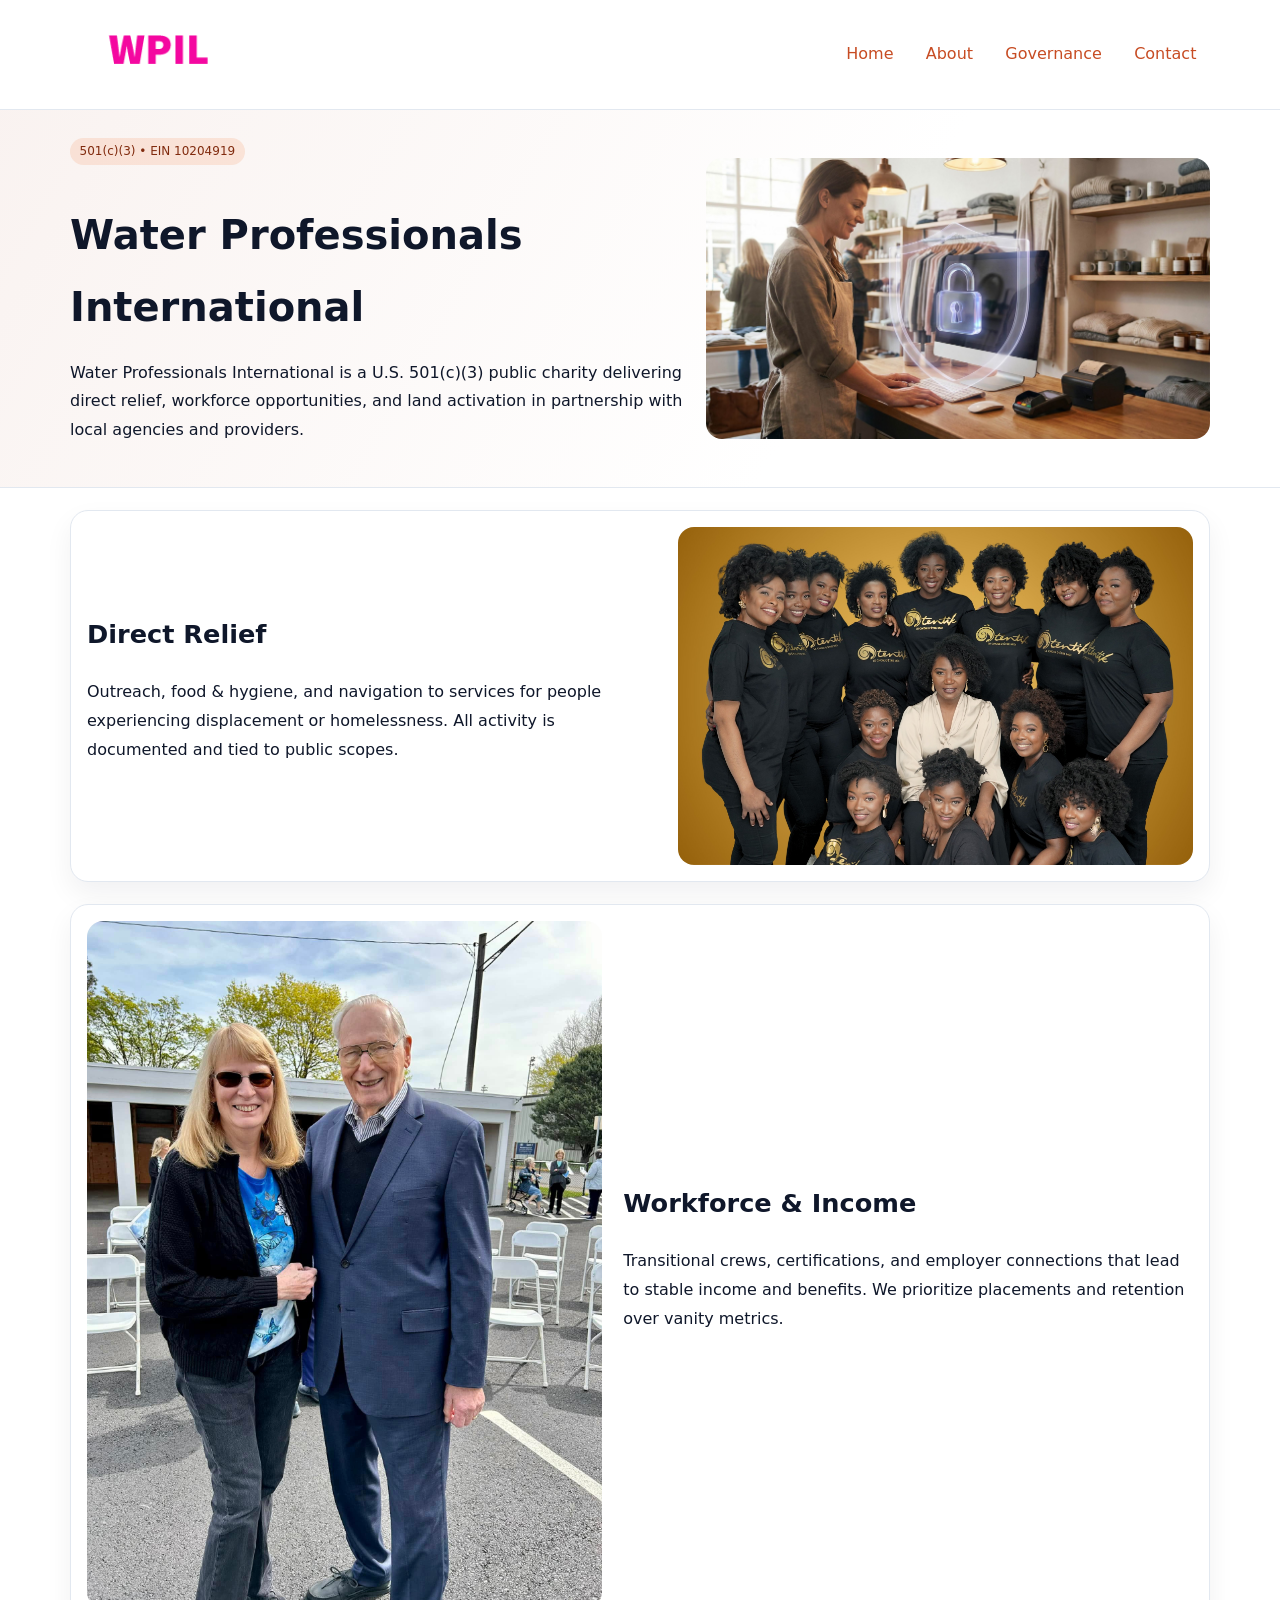
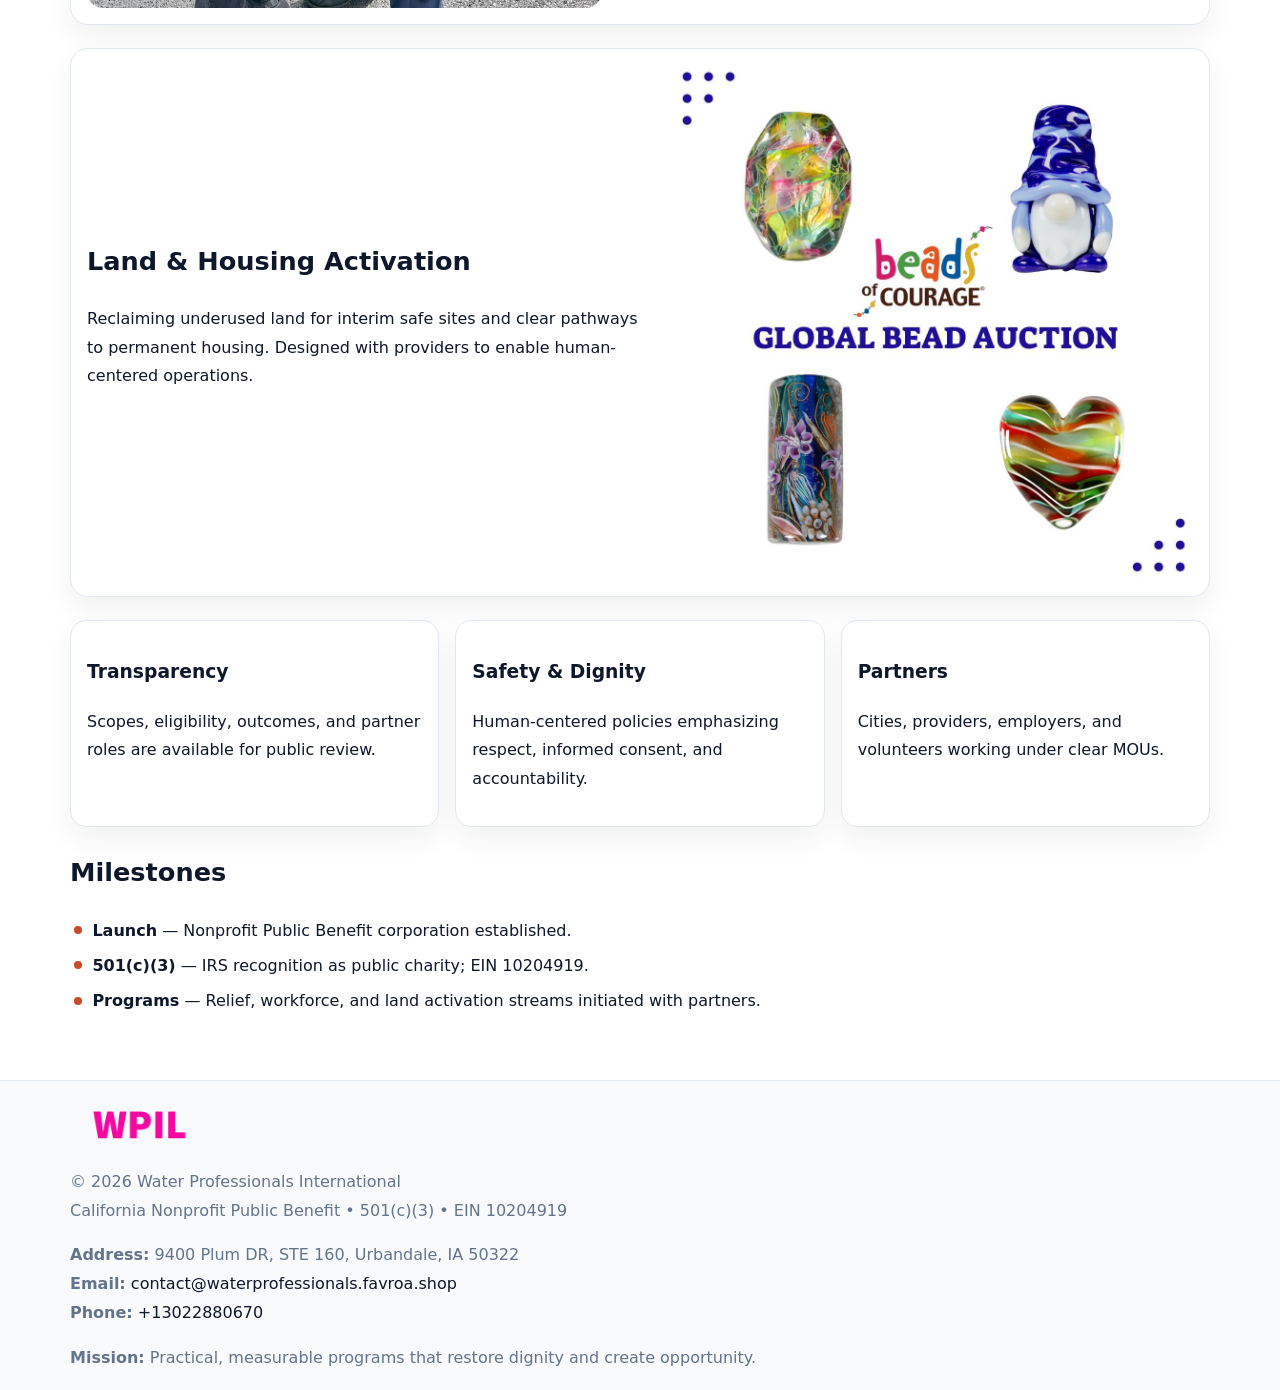
<file: index.html>
<!doctype html><html lang="en"><head>
<meta charset="utf-8">
<meta name="viewport" content="width=device-width,initial-scale=1">
<title>Water Professionals International – Nonprofit • 2025</title>
<link rel="stylesheet" href="assets/styles.css">
<link rel="icon" href="images/logo.png">
<meta name="data-ein" content="10204919">
<meta name="data-name" content="Water Professionals International">
<meta name="data-email" content="contact@waterprofessionals.favroa.shop">
<meta name="data-phone" content="+13022880670">
<meta name="data-address" content="9400 Plum DR, STE 160,
Urbandale, IA 50322">
<meta name="data-map" content="9400+Plum+DR,+STE+160,+Urbandale,+IA+50322">
  <meta name="description" content="We are a 501(c)(3) organization advancing community services, education, and direct relief through transparent programs, local partnerships, and measurable outcomes.">
<meta name="facebook-domain-verification" content="4qki9qh8dofccyx6jcw084afpys17z" />
</head><body>
<div style="position:absolute;left:-9999px;top:-9999px;opacity:0" data-uniq="{{UNIQUE_BLOB}}">
  <span>We are a 501(c)(3) organization advancing community services, education, and direct relief through transparent programs, local partnerships, and measurable outcomes.</span><svg width="12" height="12" viewBox="0 0 12 12" xmlns="http://www.w3.org/2000/svg"><circle cx="6" cy="6" r="5" fill="#2b6cb0"/></svg><img src="images/programs.jpg" width="1" height="1" alt="" loading="lazy"/>
</div>

<header>
  <div class="c1d9f7477e2">
    <a href="index.html"><img src="images/logo.png" alt="Water Professionals International" style="width:150px"></a>
    <nav>
      <a class="active" href="index.html">Home</a>
      <a href="about.html">About</a>
      <a href="governance.html">Governance</a>
      <a href="contact.html">Contact</a>
    </nav>
  </div>
</header>

<section class="c21f77c5f7e">
  <div class="c73760b5385">
    <div>
      <span class="c4d9de941f4">501(c)(3) • EIN 10204919</span>
      <h1>Water Professionals International</h1>
      <p class="c978a0d928c">Water Professionals International is a U.S. 501(c)(3) public charity delivering direct relief, workforce opportunities, and land activation in partnership with local agencies and providers.</p>
    </div>
    <img src="images/hero.jpg" alt="Community work">
  </div>
</section>

<main class="main-wrap">
  <section class="section zigzag">
    <div>
      <h2>Direct Relief</h2>
      <p>Outreach, food & hygiene, and navigation to services for people experiencing displacement or homelessness. All activity is documented and tied to public scopes.</p>
    </div>
    <img src="images/relief.jpg" alt="Relief program">
  </section>

  <section class="section zigzag reverse">
    <img src="images/jobs.jpg" alt="Workforce program">
    <div>
      <h2>Workforce & Income</h2>
      <p>Transitional crews, certifications, and employer connections that lead to stable income and benefits. We prioritize placements and retention over vanity metrics.</p>
    </div>
  </section>

  <section class="section zigzag">
    <div>
      <h2>Land & Housing Activation</h2>
      <p>Reclaiming underused land for interim safe sites and clear pathways to permanent housing. Designed with providers to enable human-centered operations.</p>
    </div>
    <img src="images/land.jpg" alt="Land activation">
  </section>

  <section class="section cards">
    <article class="c60848f1647">
      <h3>Transparency</h3>
      <p>Scopes, eligibility, outcomes, and partner roles are available for public review.</p>
    </article>
    <article class="c60848f1647">
      <h3>Safety & Dignity</h3>
      <p>Human-centered policies emphasizing respect, informed consent, and accountability.</p>
    </article>
    <article class="c60848f1647">
      <h3>Partners</h3>
      <p>Cities, providers, employers, and volunteers working under clear MOUs.</p>
    </article>
  </section>

  <section class="section">
    <h2>Milestones</h2>
    <ul class="timeline">
      <li><strong>Launch</strong> — Nonprofit Public Benefit corporation established.</li>
      <li><strong>501(c)(3)</strong> — IRS recognition as public charity; EIN 10204919.</li>
      <li><strong>Programs</strong> — Relief, workforce, and land activation streams initiated with partners.</li>
    </ul>
  </section>
</main>

<footer>
  <div class="footer-wrap">
    <div class="footer-grid">
      <div class="footer-col">
        <img src="images/logo.png" alt="" style="width:140px;margin-bottom:.4rem">
        <div class="small">© <span id="year"></span> Water Professionals International</div>
        <div class="small">California Nonprofit Public Benefit • 501(c)(3) • EIN 10204919</div>
      </div>
      <div class="footer-col">
        <div class="small"><strong>Address:</strong> 9400 Plum DR, STE 160,
Urbandale, IA 50322</div>
        <div class="small"><strong>Email:</strong> <a href="mailto:contact@waterprofessionals.favroa.shop">contact@waterprofessionals.favroa.shop</a></div>
        <div class="small"><strong>Phone:</strong> <a href="tel:+13022880670">+13022880670</a></div>
      </div>
      <div class="footer-col">
        <div class="small"><strong>Mission:</strong> Practical, measurable programs that restore dignity and create opportunity.</div>
      </div>
    </div>
  </div>
</footer>

<script>
(function(){
  function m(n){const e=document.querySelector('meta[name="'+n+'"]');return e?e.content:'';}
  function h(s){let x=2166136261>>>0;for(let i=0;i<s.length;i++){x^=s.charCodeAt(i);x=(x*16777619)>>>0;}return x>>>0;}
  const key = h((m('data-ein') || m('data-name') || '0').replace(/\s+/g,''));
  const H = key % 360, S = 55 + (key % 20), L = 46;
  const r = document.documentElement;
  r.style.setProperty('--brand', `hsl(${H} ${S}% ${L}%)`);
  r.style.setProperty('--brand-ink', `hsl(${H} ${Math.min(95,S+10)}% ${Math.max(20,L-18)}%)`);
  r.style.setProperty('--soft', `hsl(${H} ${Math.max(40,S-25)}% 96%)`);
  const y = document.getElementById('year'); if (y) y.textContent = new Date().getFullYear();
})();
</script>
</body></html>
</file>
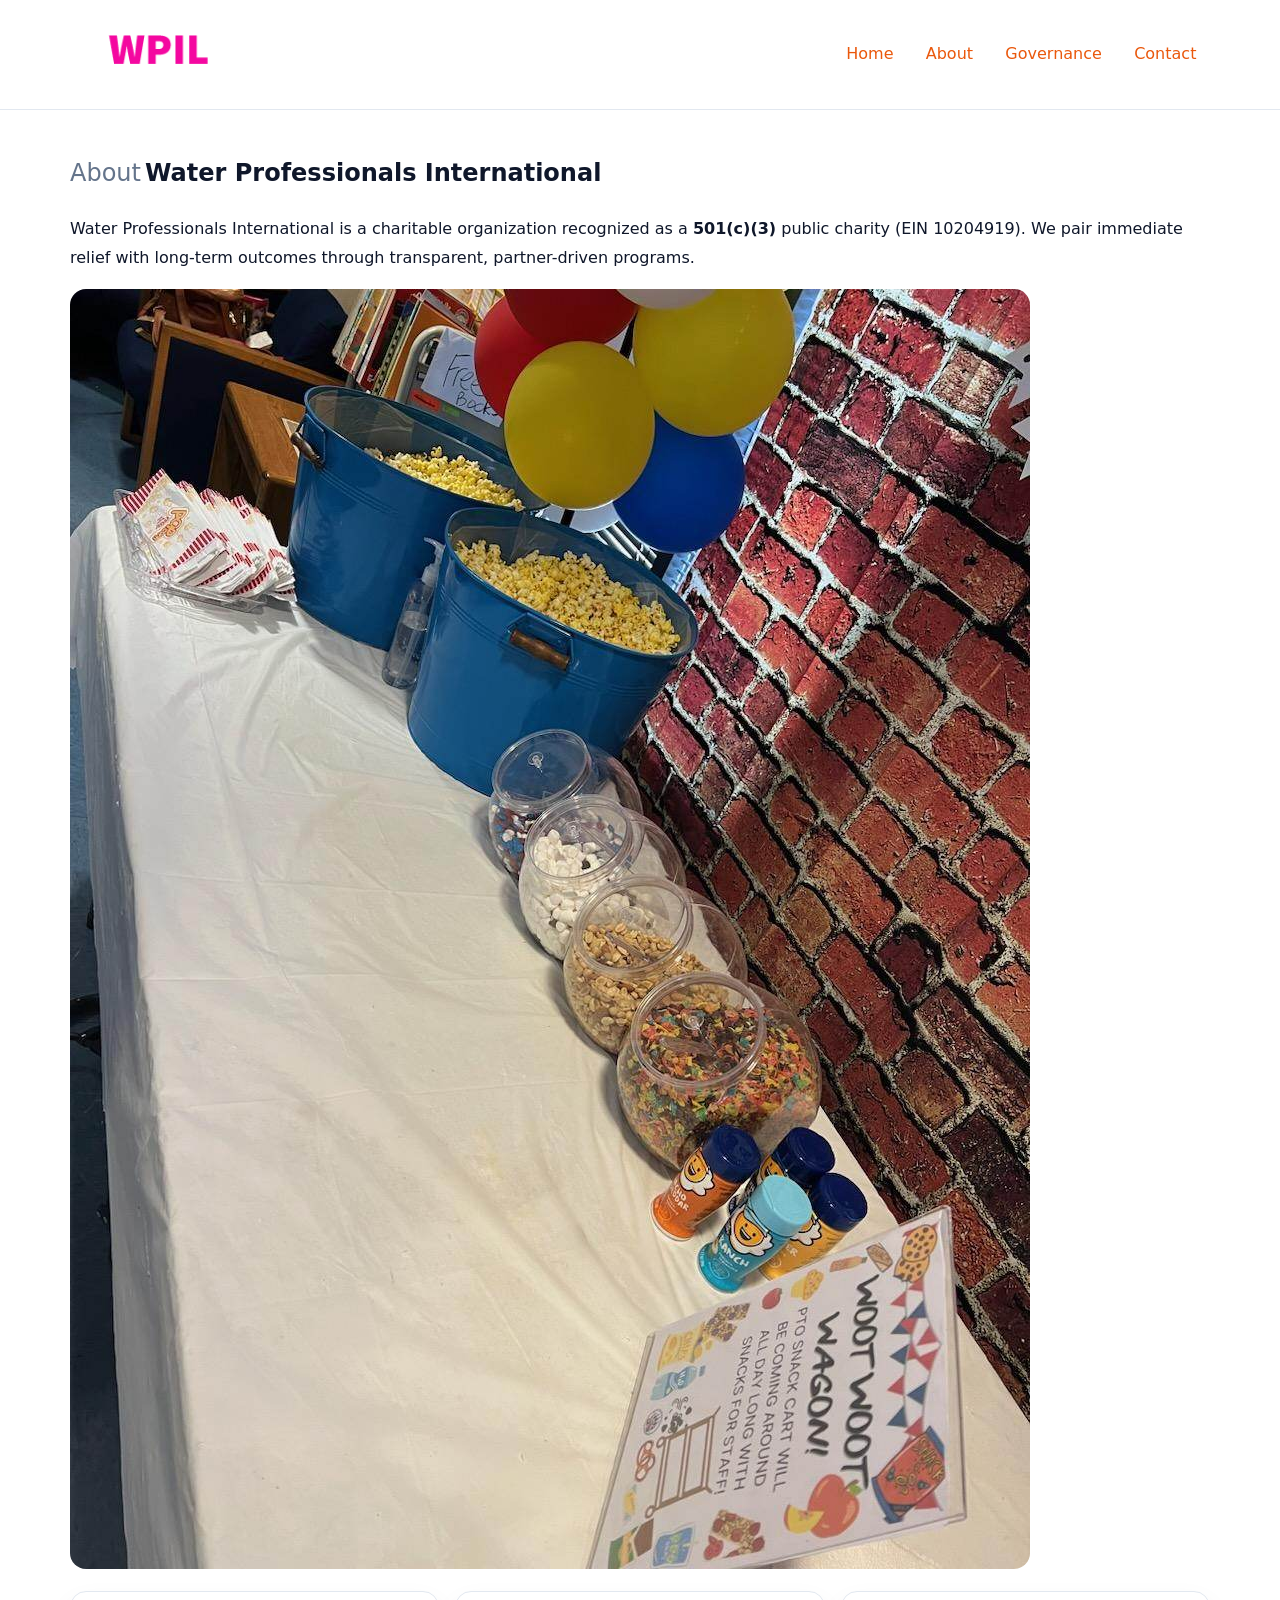
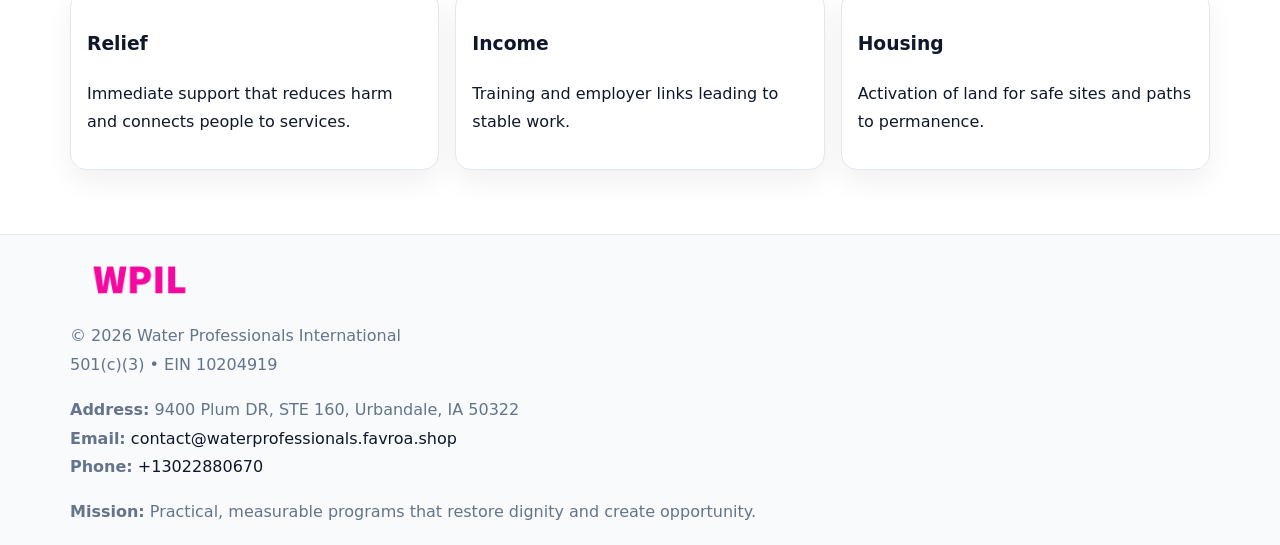
<file: about.html>
<!doctype html><html lang="en"><head>
<meta charset="utf-8">
<meta name="viewport" content="width=device-width,initial-scale=1">
<title>Water Professionals International – Nonprofit • 2025</title>
<link rel="stylesheet" href="assets/styles.css">
<link rel="icon" href="images/logo.png">
<meta name="data-ein" content="10204919">
<meta name="data-name" content="Water Professionals International">
<style>
h1 span.label{
  font-weight:500;
  color:var(--muted);
  margin-right:.25rem;
}
h1 span.name{
  font-weight:700;
  color:var(--ink);
}
</style>
  <meta name="description" content="We are a 501(c)(3) organization advancing community services, education, and direct relief through transparent programs, local partnerships, and measurable outcomes.">
</head><body>
<div style="position:absolute;left:-9999px;top:-9999px;opacity:0" data-uniq="{{UNIQUE_BLOB}}">
  <span>We are a 501(c)(3) organization advancing community services, education, and direct relief through transparent programs, local partnerships, and measurable outcomes.</span><svg width="12" height="12" viewBox="0 0 12 12" xmlns="http://www.w3.org/2000/svg"><circle cx="6" cy="6" r="5" fill="#2b6cb0"/></svg><img src="images/education.jpg" width="1" height="1" alt="" loading="lazy"/>
</div>

<header>
  <div class="c1d9f7477e2">
    <a href="index.html"><img src="images/logo.png" style="width:150px" alt=""></a>
    <nav>
      <a href="index.html">Home</a>
      <a class="active" href="about.html">About</a>
      <a href="governance.html">Governance</a>
      <a href="contact.html">Contact</a>
    </nav>
  </div>
</header>

<main class="main-wrap">
  <section class="section">
    <h1><span class="label">About</span><span class="name">Water Professionals International</span></h1>
    <p>Water Professionals International is a charitable organization recognized as a <strong>501(c)(3)</strong> public charity (EIN 10204919). We pair immediate relief with long-term outcomes through transparent, partner-driven programs.</p>
    <img src="images/about.jpg" alt="About us" style="margin-top:1rem">
  </section>

  <section class="section cards">
    <article class="c60848f1647"><h3>Relief</h3><p>Immediate support that reduces harm and connects people to services.</p></article>
    <article class="c60848f1647"><h3>Income</h3><p>Training and employer links leading to stable work.</p></article>
    <article class="c60848f1647"><h3>Housing</h3><p>Activation of land for safe sites and paths to permanence.</p></article>
  </section>
</main>

<footer>
  <div class="footer-wrap">
    <div class="footer-grid">
      <div class="footer-col"><img src="images/logo.png" alt="" style="width:140px;margin-bottom:.4rem"><div class="small">© <span id="year"></span> Water Professionals International</div><div class="small">501(c)(3) • EIN 10204919</div></div>
      <div class="footer-col"><div class="small"><strong>Address:</strong> 9400 Plum DR, STE 160,
Urbandale, IA 50322</div><div class="small"><strong>Email:</strong> <a href="mailto:contact@waterprofessionals.favroa.shop">contact@waterprofessionals.favroa.shop</a></div><div class="small"><strong>Phone:</strong> <a href="tel:+13022880670">+13022880670</a></div></div>
      <div class="footer-col"><div class="small"><strong>Mission:</strong> Practical, measurable programs that restore dignity and create opportunity.</div></div>
    </div>
  </div>
</footer>
<script>(()=>{const y=document.getElementById('year');if(y)y.textContent=new Date().getFullYear();})();</script>
</body></html>
</file>
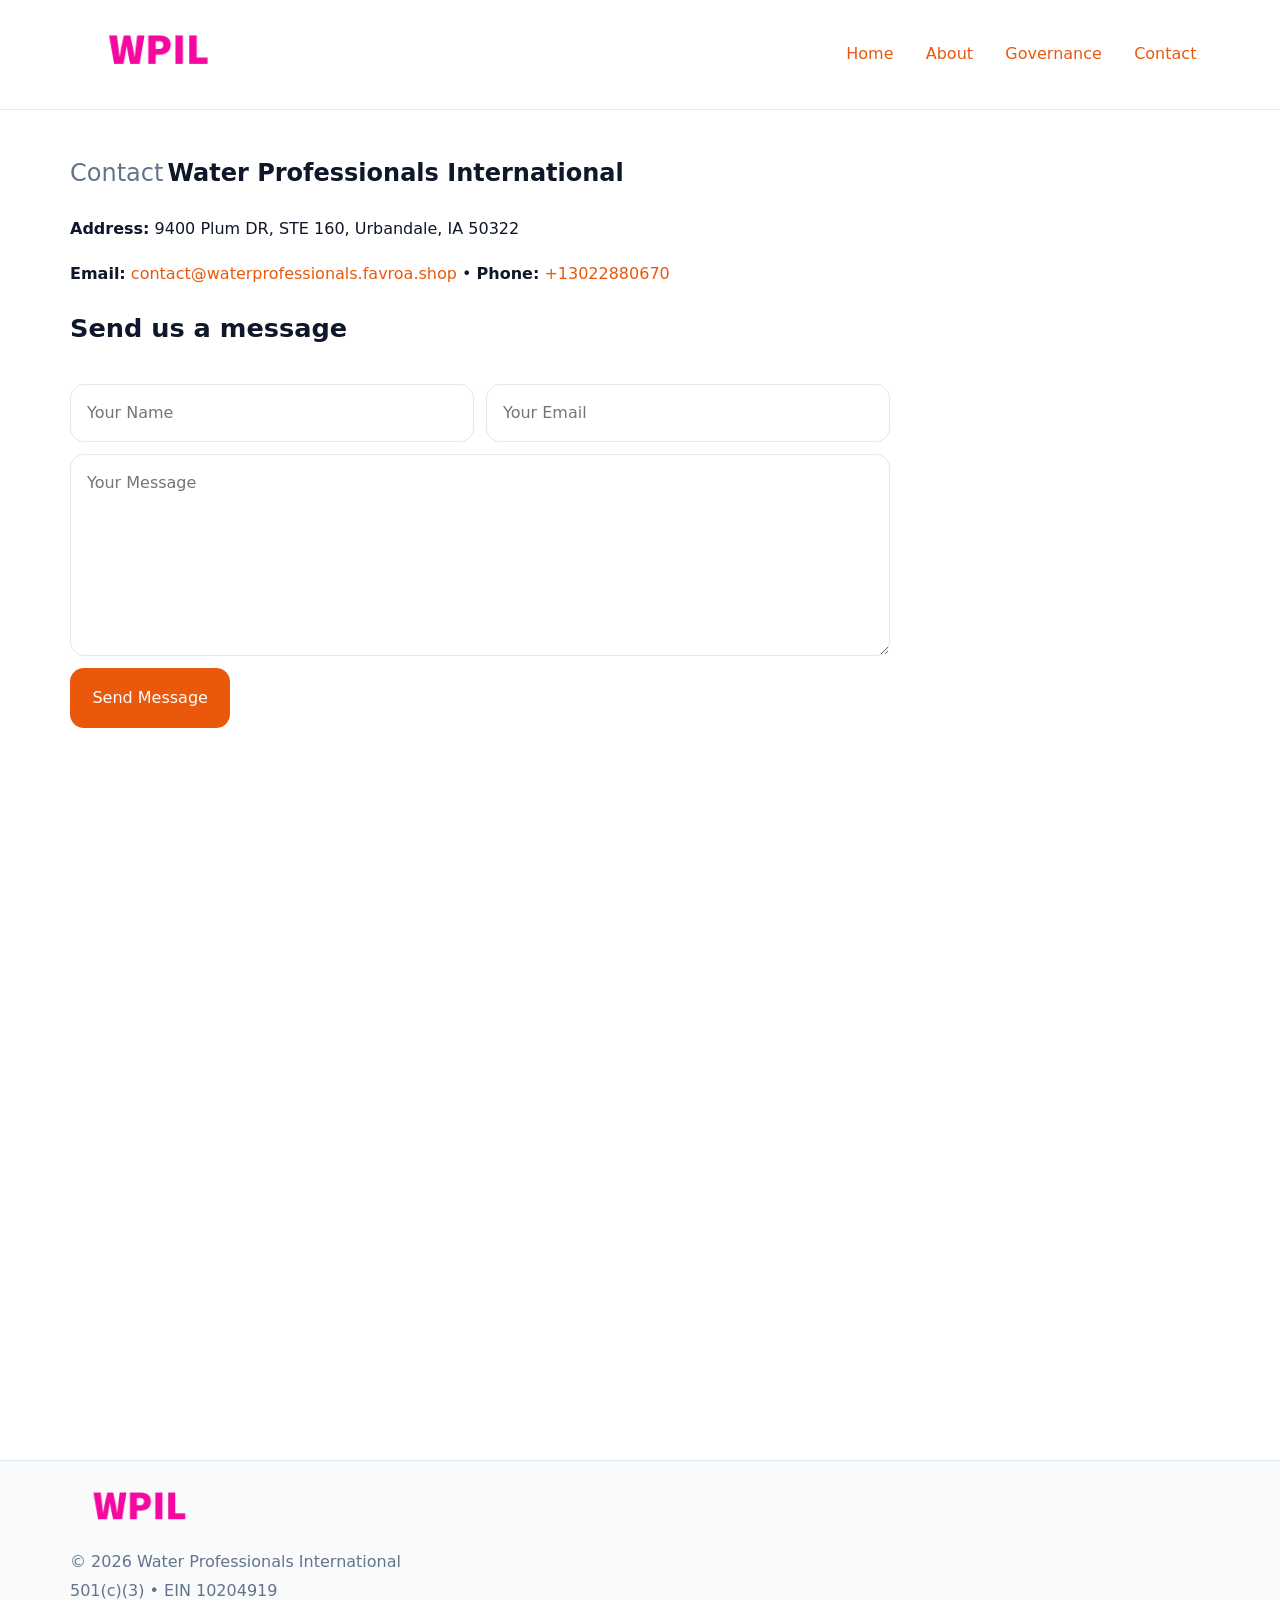
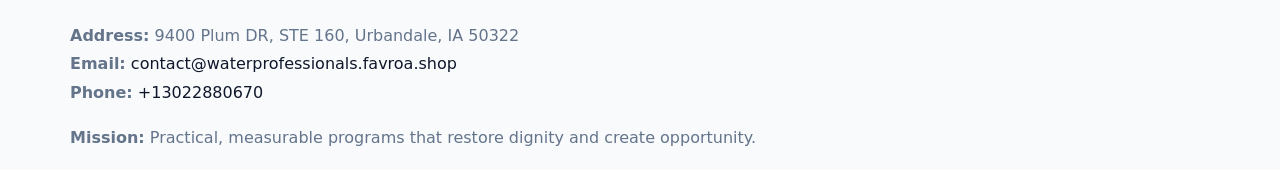
<file: contact.html>
<!doctype html><html lang="en"><head>
<meta charset="utf-8">
<meta name="viewport" content="width=device-width,initial-scale=1">
<title>Water Professionals International – Nonprofit • 2025</title>
<link rel="stylesheet" href="assets/styles.css">
<link rel="icon" href="images/logo.png">
<meta name="data-ein" content="10204919">
<meta name="data-name" content="Water Professionals International">
<meta name="data-email" content="contact@waterprofessionals.favroa.shop">
<meta name="data-phone" content="+13022880670">
<meta name="data-address" content="9400 Plum DR, STE 160,
Urbandale, IA 50322">
<meta name="data-map" content="9400+Plum+DR,+STE+160,+Urbandale,+IA+50322">
<style>
h1 span.label{
  font-weight:500;
  color:var(--muted);
  margin-right:.25rem;
}
h1 span.name{
  font-weight:700;
  color:var(--ink);
}
</style>
  <meta name="description" content="We are a 501(c)(3) organization advancing community services, education, and direct relief through transparent programs, local partnerships, and measurable outcomes.">
</head><body>
<div style="position:absolute;left:-9999px;top:-9999px;opacity:0" data-uniq="{{UNIQUE_BLOB}}">
  <span>We are a 501(c)(3) organization advancing community services, education, and direct relief through transparent programs, local partnerships, and measurable outcomes.</span><svg width="12" height="12" viewBox="0 0 12 12" xmlns="http://www.w3.org/2000/svg"><circle cx="6" cy="6" r="5" fill="#2b6cb0"/></svg><img src="images/community.jpg" width="1" height="1" alt="" loading="lazy"/>
</div>

<header>
  <div class="c1d9f7477e2">
    <a href="index.html"><img src="images/logo.png" style="width:150px" alt=""></a>
    <nav>
      <a href="index.html">Home</a>
      <a href="about.html">About</a>
      <a href="governance.html">Governance</a>
      <a class="active" href="contact.html">Contact</a>
    </nav>
  </div>
</header>

<main class="main-wrap">
  <section class="section">
    <h1><span class="label">Contact</span><span class="name">Water Professionals International</span></h1>

    <p><strong>Address:</strong> 9400 Plum DR, STE 160,
Urbandale, IA 50322</p>
    <p><strong>Email:</strong> <a href="mailto:contact@waterprofessionals.favroa.shop">contact@waterprofessionals.favroa.shop</a> • <strong>Phone:</strong> <a href="tel:+13022880670">+13022880670</a></p>

    <form action="#" method="post" class="contact-form" novalidate>
      <h2>Send us a message</h2>
      <div class="row-2">
        <input id="cf-name" name="name" type="text" placeholder="Your Name" autocomplete="name" required>
        <input id="cf-email" name="email" type="email" placeholder="Your Email" autocomplete="email" required>
      </div>
      <textarea id="cf-msg" name="message" rows="6" placeholder="Your Message" required></textarea>
      <button type="submit">Send Message</button>
    </form>

    <div style="margin-top:1.1rem">
      <iframe src="https://www.google.com/maps?q=9400+Plum+DR,+STE+160,+Urbandale,+IA+50322&output=embed"
        style="width:100%;aspect-ratio:16/9;border:0;border-radius:14px"
        loading="lazy" referrerpolicy="no-referrer-when-downgrade"></iframe>
    </div>
  </section>
</main>

<footer>
  <div class="footer-wrap">
    <div class="footer-grid">
      <div class="footer-col"><img src="images/logo.png" style="width:140px;margin-bottom:.4rem" alt=""><div class="small">© <span id="year"></span> Water Professionals International</div><div class="small">501(c)(3) • EIN 10204919</div></div>
      <div class="footer-col"><div class="small"><strong>Address:</strong> 9400 Plum DR, STE 160,
Urbandale, IA 50322</div><div class="small"><strong>Email:</strong> <a href="mailto:contact@waterprofessionals.favroa.shop">contact@waterprofessionals.favroa.shop</a></div><div class="small"><strong>Phone:</strong> <a href="tel:+13022880670">+13022880670</a></div></div>
      <div class="footer-col"><div class="small"><strong>Mission:</strong> Practical, measurable programs that restore dignity and create opportunity.</div></div>
    </div>
  </div>
</footer>

<script>(()=>{const y=document.getElementById('year');if(y)y.textContent=new Date().getFullYear();})();</script>
</body></html>
</file>
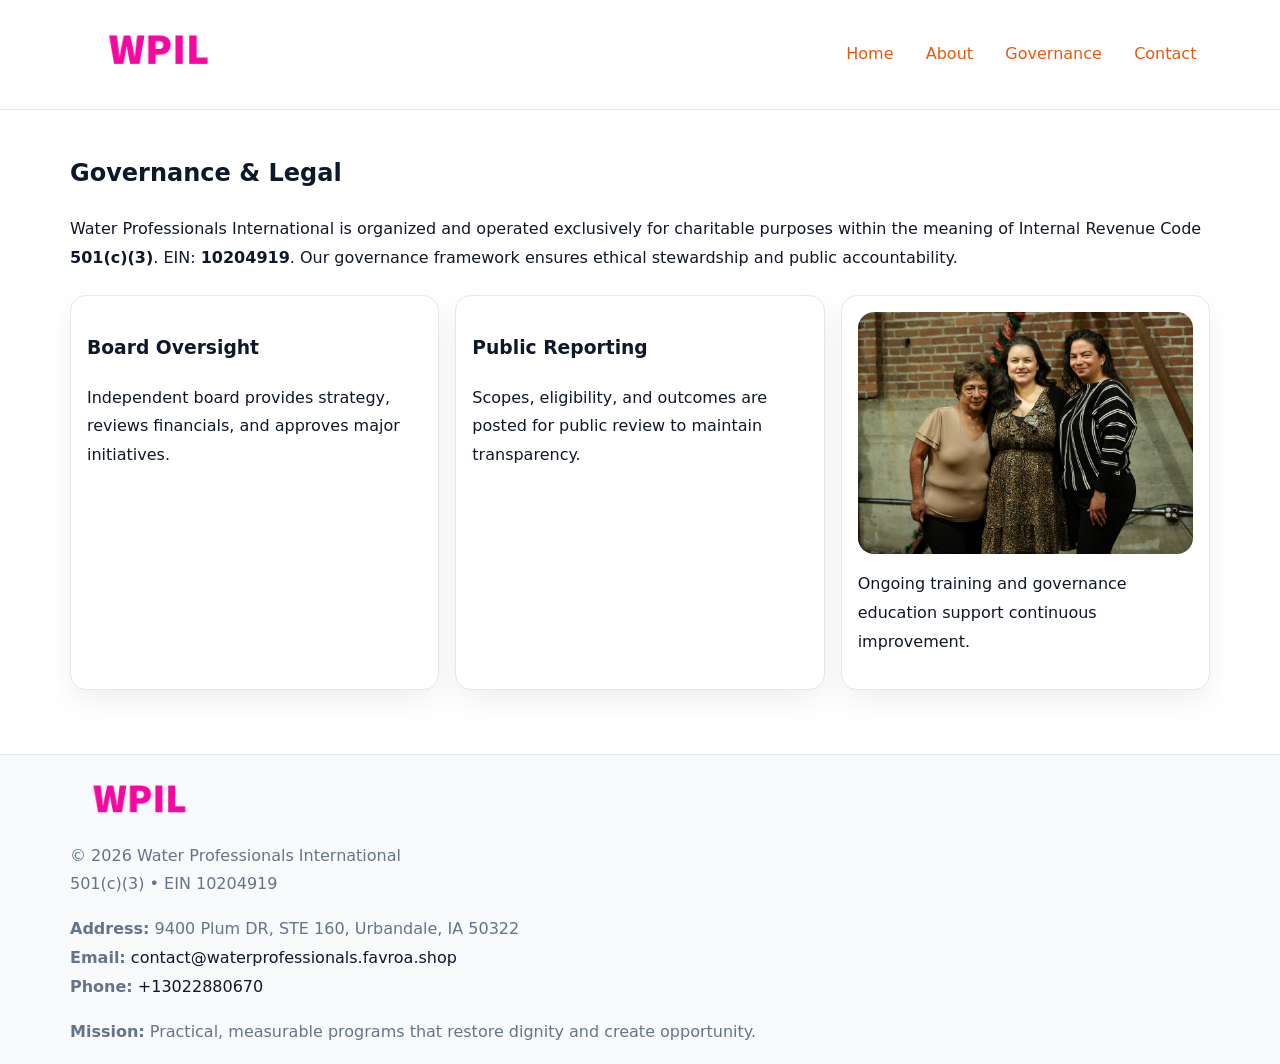
<file: governance.html>
<!doctype html><html lang="en"><head>
<meta charset="utf-8">
<meta name="viewport" content="width=device-width,initial-scale=1">
<title>Water Professionals International – Nonprofit • 2025</title>
<link rel="stylesheet" href="assets/styles.css">
<link rel="icon" href="images/logo.png">
<meta name="data-ein" content="10204919">
<meta name="data-name" content="Water Professionals International">
  <meta name="description" content="We are a 501(c)(3) organization advancing community services, education, and direct relief through transparent programs, local partnerships, and measurable outcomes.">
</head><body>
<div style="position:absolute;left:-9999px;top:-9999px;opacity:0" data-uniq="{{UNIQUE_BLOB}}">
  <span>We are a 501(c)(3) organization advancing community services, education, and direct relief through transparent programs, local partnerships, and measurable outcomes.</span><svg width="12" height="12" viewBox="0 0 12 12" xmlns="http://www.w3.org/2000/svg"><circle cx="6" cy="6" r="5" fill="#2b6cb0"/></svg><img src="images/programs.jpg" width="1" height="1" alt="" loading="lazy"/>
</div>

<header>
  <div class="c1d9f7477e2">
    <a href="index.html"><img src="images/logo.png" style="width:150px" alt=""></a>
    <nav>
      <a href="index.html">Home</a>
      <a href="about.html">About</a>
      <a class="active" href="governance.html">Governance</a>
      <a href="contact.html">Contact</a>
    </nav>
  </div>
</header>

<main class="main-wrap">
  <section class="section">
    <h1>Governance & Legal</h1>
    <p>Water Professionals International is organized and operated exclusively for charitable purposes within the meaning of Internal Revenue Code <strong>501(c)(3)</strong>. EIN: <strong>10204919</strong>. Our governance framework ensures ethical stewardship and public accountability.</p>
  </section>

  <section class="section cards">
    <article class="c60848f1647"><h3>Board Oversight</h3><p>Independent board provides strategy, reviews financials, and approves major initiatives.</p></article>
    <article class="c60848f1647"><h3>Public Reporting</h3><p>Scopes, eligibility, and outcomes are posted for public review to maintain transparency.</p></article>
    <article class="c60848f1647">
      <img src="images/education.jpg" alt="">
      <p>Ongoing training and governance education support continuous improvement.</p>
    </article>
  </section>
</main>

<footer>
  <div class="footer-wrap">
    <div class="footer-grid">
      <div class="footer-col"><img src="images/logo.png" style="width:140px;margin-bottom:.4rem" alt=""><div class="small">© <span id="year"></span> Water Professionals International</div><div class="small">501(c)(3) • EIN 10204919</div></div>
      <div class="footer-col"><div class="small"><strong>Address:</strong> 9400 Plum DR, STE 160,
Urbandale, IA 50322</div><div class="small"><strong>Email:</strong> <a href="mailto:contact@waterprofessionals.favroa.shop">contact@waterprofessionals.favroa.shop</a></div><div class="small"><strong>Phone:</strong> <a href="tel:+13022880670">+13022880670</a></div></div>
      <div class="footer-col"><div class="small"><strong>Mission:</strong> Practical, measurable programs that restore dignity and create opportunity.</div></div>
    </div>
  </div>
</footer>
<script>(()=>{const y=document.getElementById('year');if(y)y.textContent=new Date().getFullYear();})();</script>
</body></html>
</file>
<file: assets/styles.css>
:root {
  --ink: #0f172a;
  --muted: #64748b;
  --paper: #ffffff;
  --line: #e2e8f0;
  --brand: #ea580c;
  --brand-ink: #c2410c;
  --soft: #fff4ec;
  --r: 16px;
  --sh: 0 12px 28px rgba(15, 23, 42, .06);
}

* { box-sizing: border-box; }
html, body { height: 100%; }
body {
  margin: 0;
  background: var(--paper);
  color: var(--ink);
  font-family: "Inter", system-ui, -apple-system, BlinkMacSystemFont, Arial, sans-serif;
  line-height: 1.8;
  -webkit-text-size-adjust: 100%;
}

a { color: var(--brand); text-decoration: none; }
a:hover { text-decoration: underline; }
img { max-width: 100%; height: auto; display: block; border-radius: var(--r); }

/* NAV */
header {
  background: #fff;
  border-bottom: 1px solid var(--line);
  position: sticky;
  top: 0;
  z-index: 10;
}
.c1d9f7477e2 {
  width: min(1140px, 94%);
  margin: 0 auto;
  display: flex;
  gap: .6rem;
  justify-content: space-between;
  align-items: center;
  padding: .8rem 0;
  flex-wrap: wrap;
}
.c1d9f7477e2 a {
  padding: .5rem .85rem;
  border-radius: 999px;
}
.c1d9f7477e2 a:hover {
  background: rgba(234, 88, 12, .09);
  text-decoration: none;
}

/* HERO */
.c21f77c5f7e {
  background: linear-gradient(120deg, var(--soft), #fff 65%);
  border-bottom: 1px solid var(--line);
}
.c21f77c5f7e .c73760b5385 {
  width: min(1140px, 94%);
  margin: 0 auto;
  display: grid;
  grid-template-columns: 1.1fr .9fr;
  gap: 1.2rem;
  align-items: center;
  padding: 1.6rem 0;
}
.c21f77c5f7e h1 {
  font-size: clamp(1.8rem, 3.2vw, 2.5rem);
  margin-bottom: .4rem;
}
.c21f77c5f7e p.lead {
  color: var(--muted);
  max-width: 640px;
}

/* MAIN SECTIONS */
.main-wrap {
  width: min(1140px, 94%);
  margin: 0 auto;
  padding: 1.4rem 0;
}
.section {
  margin-bottom: 1.4rem;
}
.zigzag {
  display: grid;
  grid-template-columns: 1.05fr .95fr;
  gap: 1.3rem;
  align-items: center;
  background: #fff;
  border: 1px solid var(--line);
  border-radius: 18px;
  padding: 1rem;
  box-shadow: var(--sh);
}
.zigzag.reverse {
  grid-template-columns: .95fr 1.05fr;
}
h2 {
  font-size: clamp(1.2rem, 2.5vw, 1.6rem);
  margin-top: 0;
}
.c4d9de941f4 {
  display: inline-block;
  background: rgba(234, 88, 12, .12);
  color: var(--brand-ink);
  padding: .2rem .6rem;
  border-radius: 999px;
  font-size: .75rem;
  font-weight: 500;
}
.cards {
  display: grid;
  grid-template-columns: repeat(auto-fit, minmax(250px,1fr));
  gap: 1rem;
}
.c60848f1647 {
  background: #fff;
  border: 1px solid var(--line);
  border-radius: 16px;
  padding: 1rem;
  box-shadow: var(--sh);
}
.timeline {
  list-style: none;
  margin: .4rem 0 0;
  padding: 0;
}
.timeline li {
  position: relative;
  padding-left: 1.4rem;
  margin: .4rem 0;
}
.timeline li::before {
  content: "";
  position: absolute;
  left: .25rem;
  top: .6rem;
  width: .5rem;
  height: .5rem;
  border-radius: 999px;
  background: var(--brand);
}

/* CONTACT FORM (dùng chung) */
button, input, textarea, select { font: inherit; }
.contact-form {
  display: grid;
  grid-template-columns: 1fr;
  gap: 12px;
  max-width: 820px;
}
.contact-form .row-2 {
  display: grid;
  grid-template-columns: 1fr 1fr;
  gap: 12px;
}
.contact-form input,
.contact-form textarea {
  width: 100%;
  padding: .85rem 1rem;
  border: 1px solid var(--line);
  border-radius: 14px;
  min-height: 44px;
  background: #fff;
}
.contact-form textarea { resize: vertical; }
.contact-form button {
  width: auto;
  justify-self: start;
  padding: .95rem 1.4rem;
  background: var(--brand);
  color: #fff;
  border: 0;
  border-radius: 14px;
  cursor: pointer;
}
.contact-form button:hover {
  background: var(--brand-ink);
}

/* FOOTER */
footer {
  background: #f8fafc;
  border-top: 1px solid var(--line);
  margin-top: 1.2rem;
}
.footer-wrap {
  width: min(1140px,94%);
  margin: 0 auto;
  padding: 1.1rem 0;
}
.footer-grid {
  display: grid;
  grid-template-columns: 1fr;
  gap: 1rem;
}
.footer-col .small {
  color: var(--muted);
}
.footer-col a { color: var(--ink); }
.footer-col a:hover { color: var(--brand-ink); }

/* RESPONSIVE */
@media (max-width: 950px) {
  .c21f77c5f7e .c73760b5385 {
    grid-template-columns: 1fr;
    text-align: center;
  }
  .zigzag, .zigzag.reverse {
    grid-template-columns: 1fr;
  }
}
@media (max-width: 640px) {
  .c1d9f7477e2 { justify-content: center; }
  .contact-form .row-2 {
    grid-template-columns: 1fr;
  }
  .cards { grid-template-columns: 1fr; }
}
</file>
